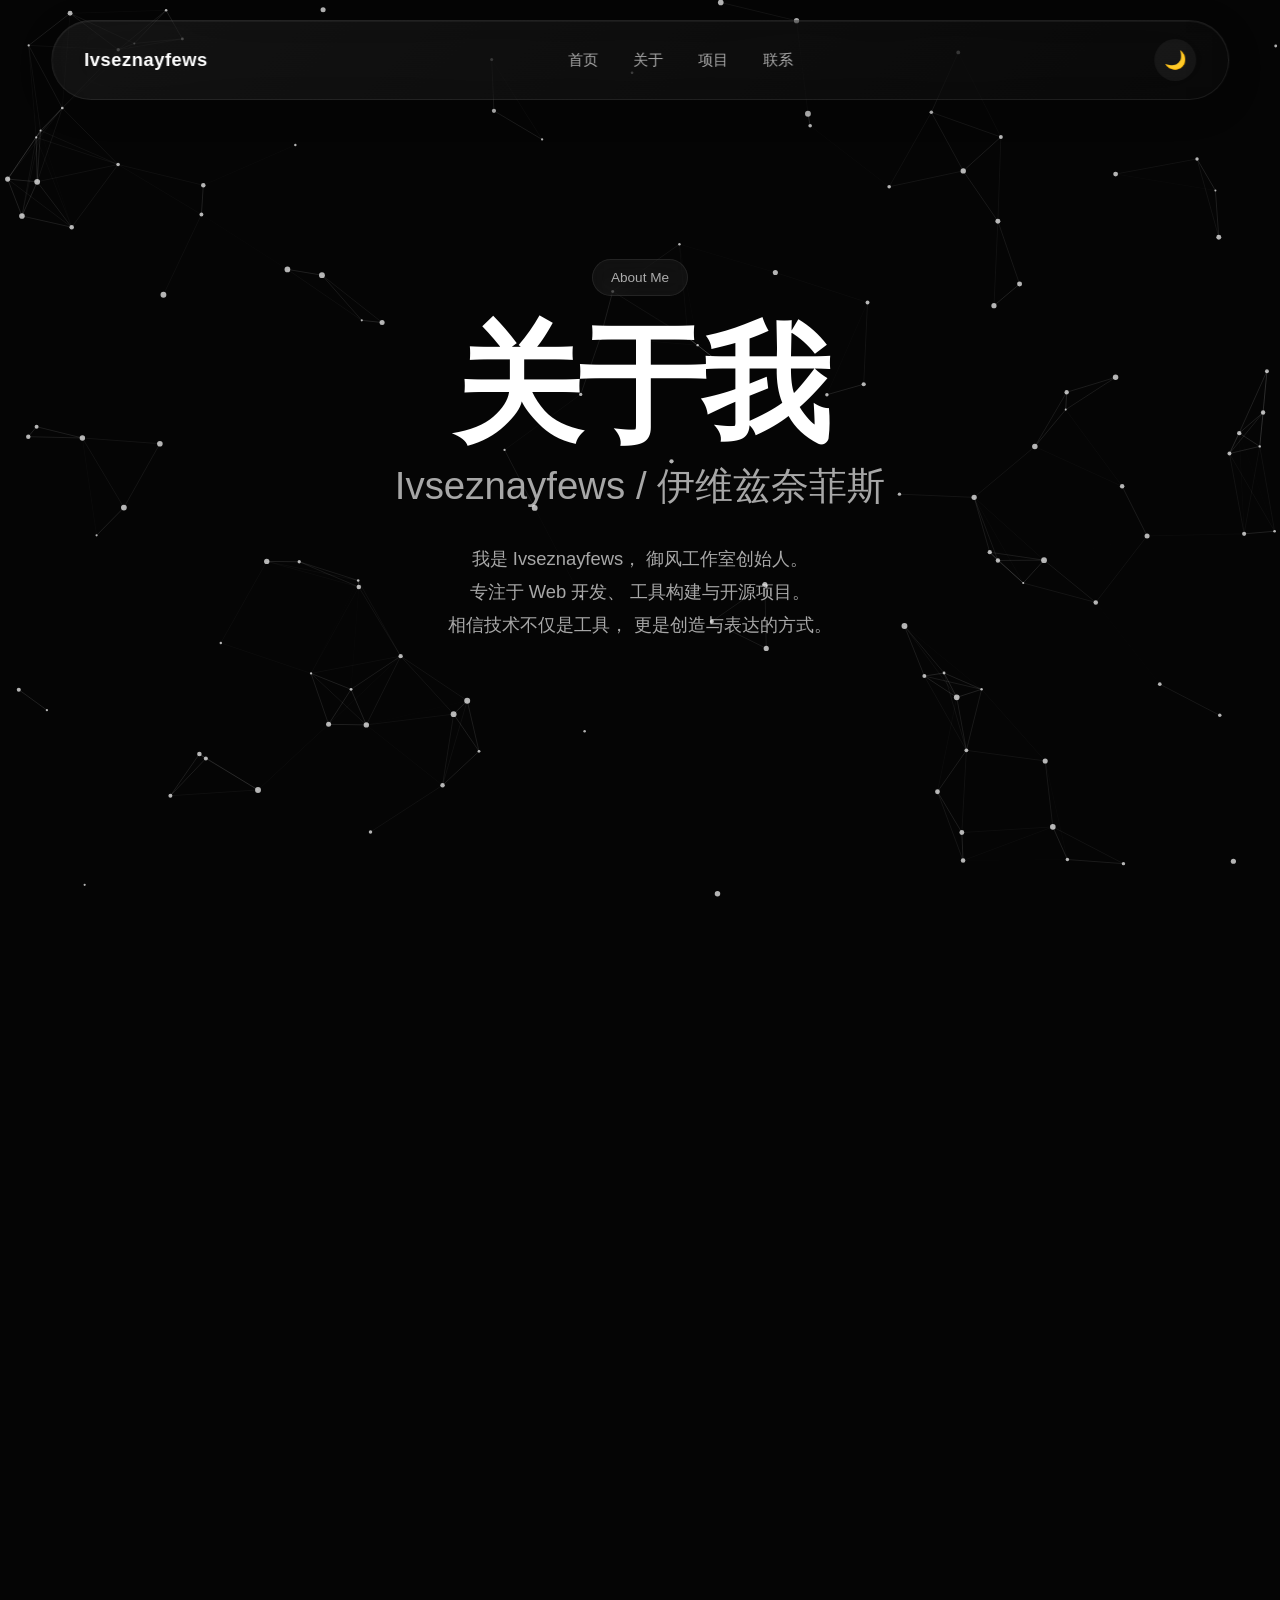
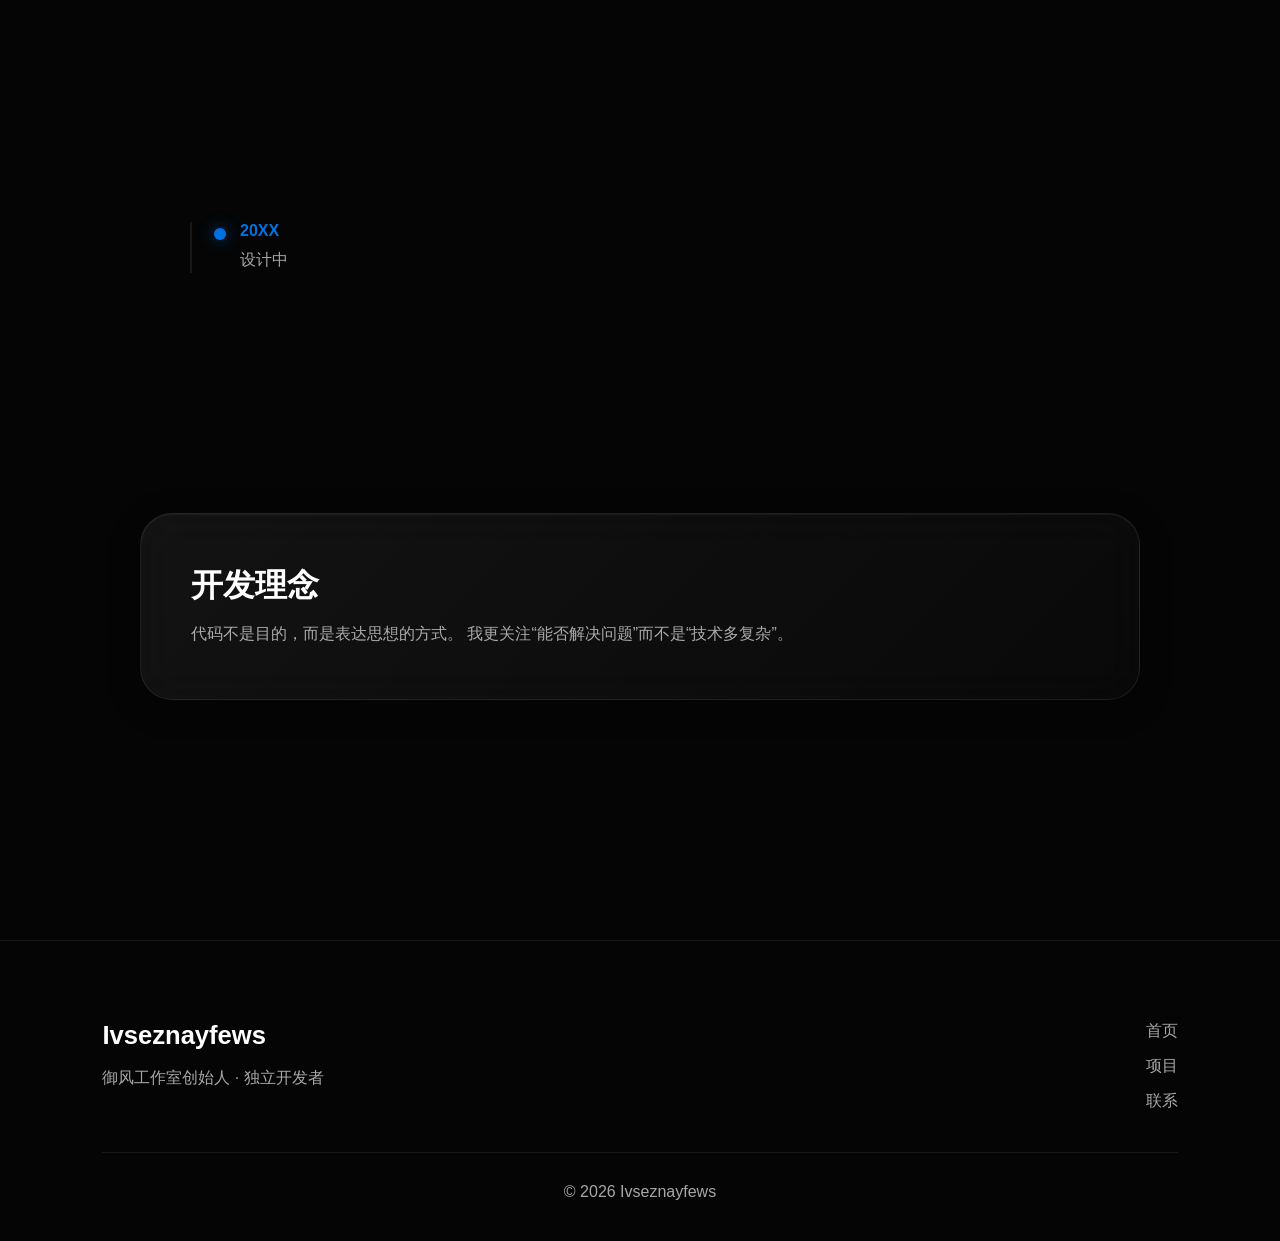
<file: about.html>
<!DOCTYPE html>
<html lang="zh-CN">

<head>

<meta charset="UTF-8">

<meta name="viewport"
content="width=device-width,initial-scale=1.0">

<title>
关于我 | Ivseznayfews
</title>

<meta name="description"
content="Ivseznayfews（伊维兹奈菲斯）个人介绍页，御风工作室创始人。">

<link rel="stylesheet"
href="css/style.css">

<link rel="manifest"
href="manifest.json">

<meta name="theme-color"
content="#0071e3">

</head>

<body>
<div class="page-transition"></div>
<!-- 粒子背景 -->
<canvas id="particles"></canvas>

<!-- 导航栏 -->
<header>

<nav class="navbar">

<a href="index.html"
class="logo">

Ivseznayfews

</a>

<ul class="nav-menu">

<li><a href="index.html">首页</a></li>
<li><a href="about.html">关于</a></li>
<li><a href="projects.html">项目</a></li>
<li><a href="contact.html">联系</a></li>

</ul>

<div class="nav-actions">

<button id="themeToggle">

🌙

</button>

</div>

</nav>

</header>

<!-- Hero 区 -->
<section class="hero">

<div class="hero-content">

<div class="hero-badge">

About Me

</div>

<h1>

关于我

</h1>

<h2>

Ivseznayfews / 伊维兹奈菲斯

</h2>

<p class="hero-desc">

我是 Ivseznayfews，
御风工作室创始人。

</p>

<p class="hero-desc">

专注于 Web 开发、
工具构建与开源项目。

</p>

<p class="hero-desc">

相信技术不仅是工具，
更是创造与表达的方式。

</p>

</div>

</section>

<!-- 技能区 -->
<section class="section reveal">

<div class="section-title">

技能栈

</div>

<div class="skills-grid">

<div class="skill-card">

<h3>前端开发</h3>

<p>HTML / CSS / JavaScript</p>

</div>

<div class="skill-card">

<h3>后端基础</h3>

<p>Python / 工具开发</p>

</div>

<div class="skill-card">

<h3>开源协作</h3>

<p>Git / GitHub / 版本管理</p>

</div>

<div class="skill-card">

<h3>UI 设计</h3>

<p>界面设计 / 交互设计</p>

</div>

</div>

</section>

<!-- 时间轴 -->
<section class="section reveal">

<div class="section-title">

成长轨迹

</div>

<div class="timeline">

<div class="timeline-item">

<span>20XX</span>

<p>
设计中
</p>

</div>



</div>

</div>

</section>

<!-- 理念 -->
<section class="section reveal">

<div class="github-card">

<div>

<h2>

开发理念

</h2>

<p>

代码不是目的，而是表达思想的方式。
我更关注“能否解决问题”而不是“技术多复杂”。

</p>

</div>

</div>

</section>

<!-- Footer -->
<footer>

<div class="footer-content">

<div>

<h3>
Ivseznayfews
</h3>

<p>
御风工作室创始人 · 独立开发者
</p>

</div>

<div>

<a href="index.html">首页</a>
<a href="projects.html">项目</a>
<a href="contact.html">联系</a>

</div>

</div>

<div class="copyright">

© 2026 Ivseznayfews

</div>

</footer>

<!-- 脚本 -->
<script src="js/main.js"></script>
<script src="js/particles.js"></script>

</body>

</html>
</file>
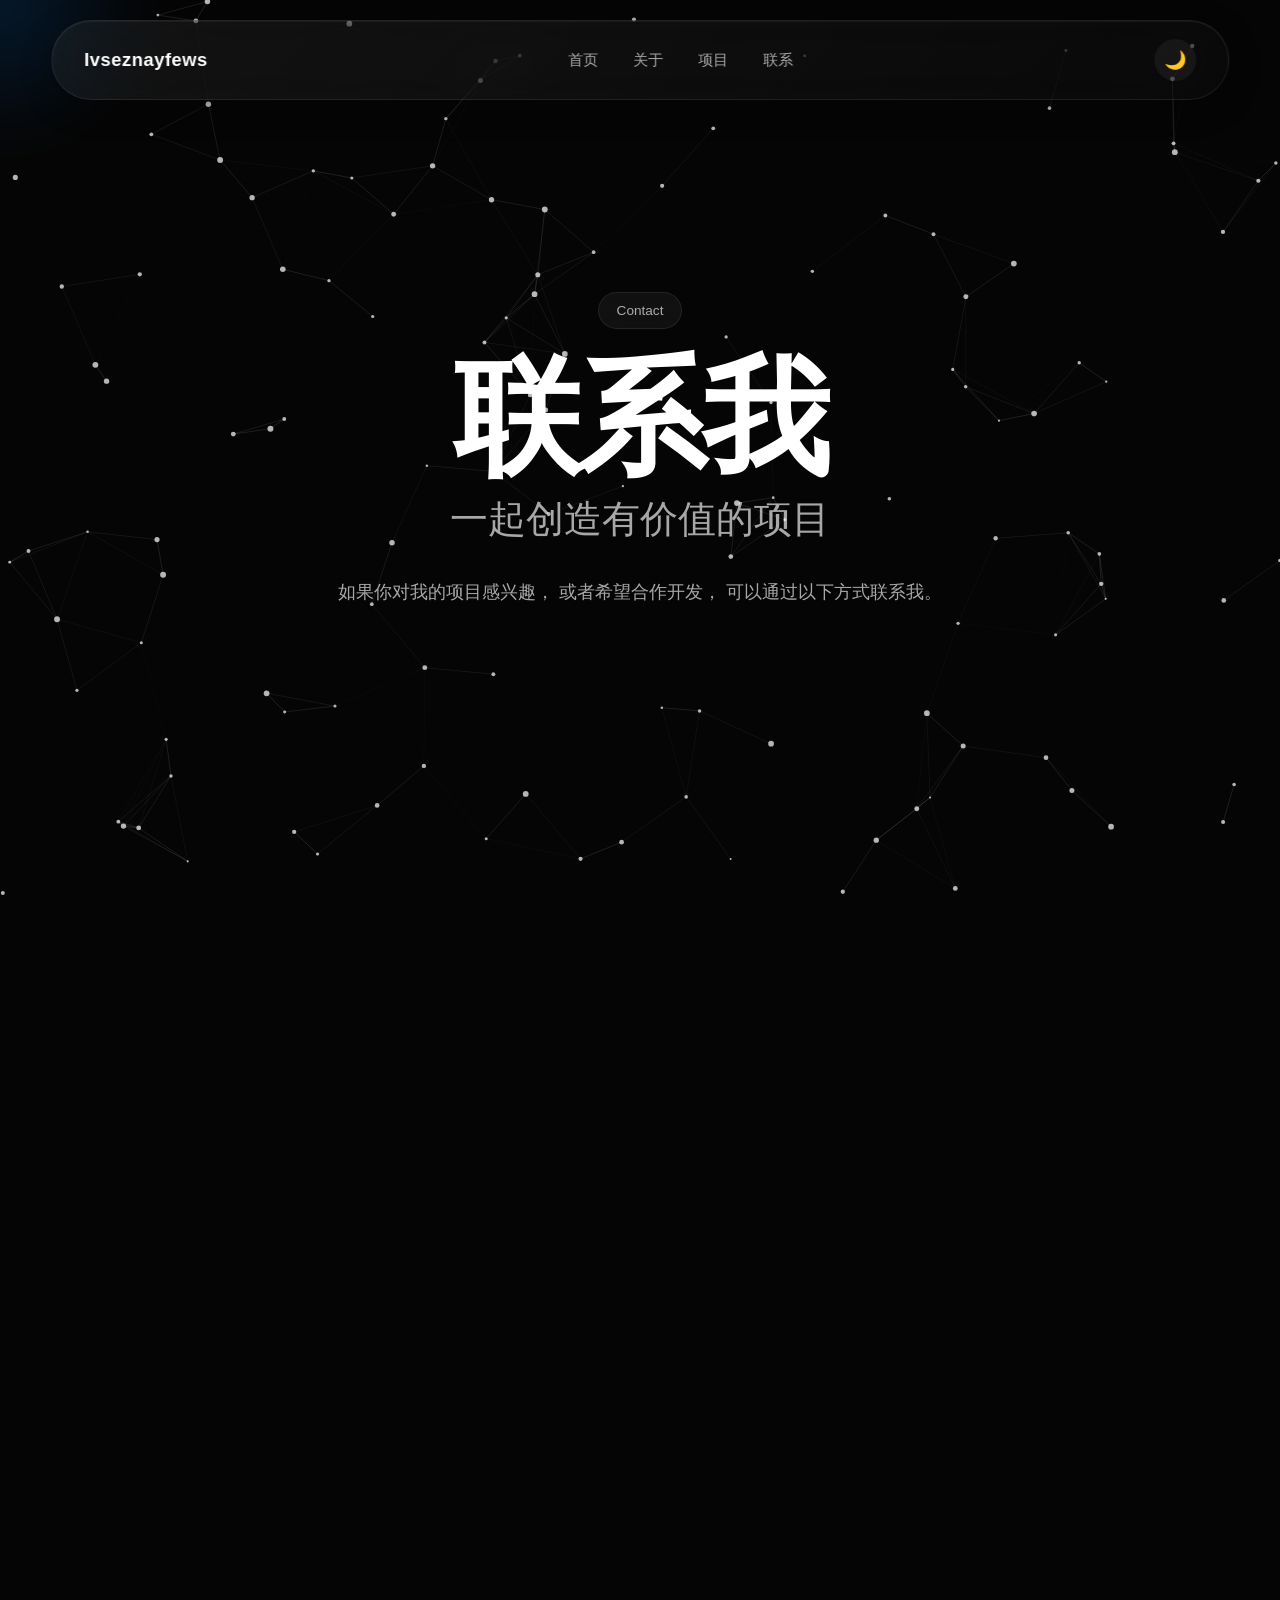
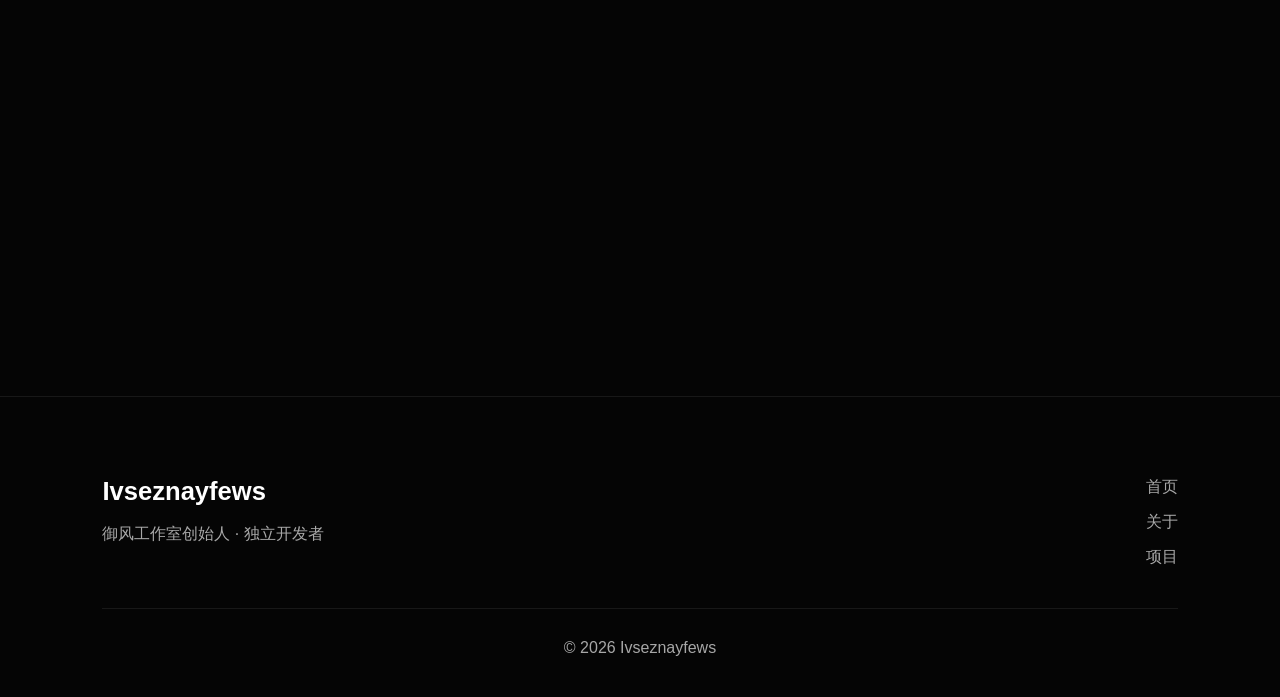
<file: contact.html>
<!DOCTYPE html>
<html lang="zh-CN">

<head>

<meta charset="UTF-8">

<meta name="viewport"
content="width=device-width,initial-scale=1.0">

<title>
联系我 | Ivseznayfews
</title>

<meta name="description"
content="联系 Ivseznayfews（伊维兹奈菲斯），御风工作室创始人。">

<link rel="stylesheet"
href="css/style.css">

<link rel="manifest"
href="manifest.json">

<meta name="theme-color"
content="#0071e3">

</head>

<body>
<div class="page-transition"></div>
<!-- 粒子背景 -->
<canvas id="particles"></canvas>

<!-- 鼠标光效（如果你启用了） -->
<div class="cursor-glow"></div>

<!-- 导航栏 -->
<header>

<nav class="navbar">

<a href="index.html"
class="logo">

Ivseznayfews

</a>

<ul class="nav-menu">

<li><a href="index.html">首页</a></li>
<li><a href="about.html">关于</a></li>
<li><a href="projects.html">项目</a></li>
<li><a href="contact.html">联系</a></li>

</ul>

<div class="nav-actions">

<button id="themeToggle">

🌙

</button>

</div>

</nav>

</header>

<!-- Hero -->
<section class="hero">

<div class="hero-content">

<div class="hero-badge">

Contact

</div>

<h1>

联系我

</h1>

<h2>

一起创造有价值的项目

</h2>

<p class="hero-desc">

如果你对我的项目感兴趣，
或者希望合作开发，
可以通过以下方式联系我。

</p>

</div>

</section>

<!-- 联系方式 -->
<section class="section reveal">

<div class="section-title">

联系方式

</div>

<div class="contact-grid">

<!-- GitHub -->
<div class="contact-card">

<h3>GitHub</h3>

<p>Ivseznayfews</p>

<a href="https://github.com/Ivseznayfews"
target="_blank">

访问主页 →

</a>

</div>

<!-- Bilibili -->
<div class="contact-card">

<h3>Bilibili</h3>

<p>伊维兹奈菲斯</p>

<a href="https://space.bilibili.com/348704743"
target="_blank">

访问主页 →

</a>

</div>

<!-- Email -->
<div class="contact-card">

<h3>Email</h3>

<p>

hanlu07280117@gmail.com

</p>

<a href="mailto:hanlu07280117@gmail.com">

发送邮件 →

</a>

</div>

</div>

</section>

<!-- 合作理念 -->
<section class="section reveal">

<div class="github-card">

<div>

<h2>

合作理念

</h2>

<p>

我更倾向于参与有意义的项目，
无论是工具开发、开源项目，
还是创意型 Web 应用。

</p>

</div>

</div>

</section>

<!-- Footer -->
<footer>

<div class="footer-content">

<div>

<h3>
Ivseznayfews
</h3>

<p>

御风工作室创始人 · 独立开发者

</p>

</div>

<div>

<a href="index.html">首页</a>
<a href="about.html">关于</a>
<a href="projects.html">项目</a>

</div>

</div>

<div class="copyright">

© 2026 Ivseznayfews

</div>

</footer>

<!-- JS -->
<script src="js/main.js"></script>
<script src="js/particles.js"></script>

</body>

</html>
</file>
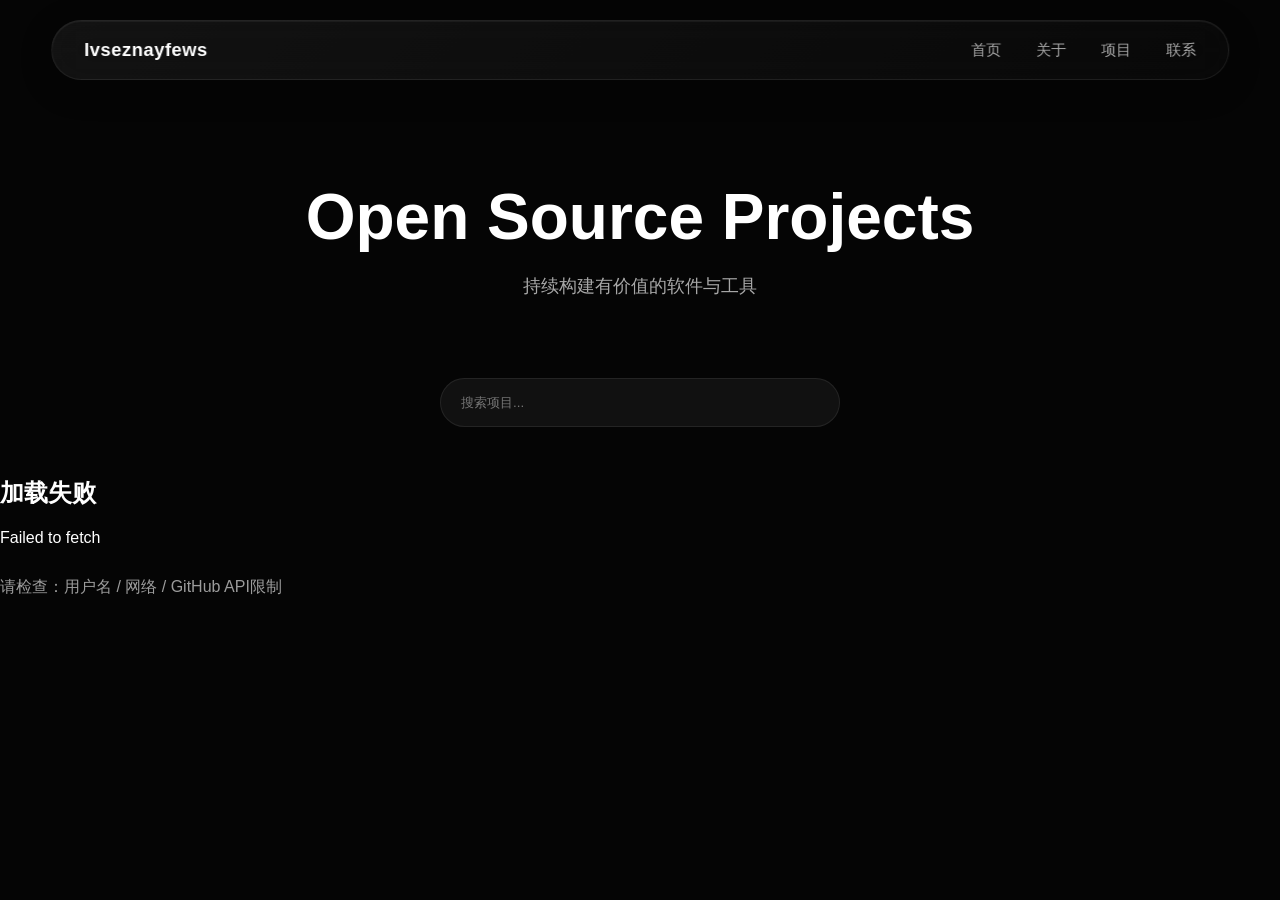
<file: projects.html>
<!DOCTYPE html>
<html lang="zh-CN">

<head>

<meta charset="UTF-8">

<meta name="viewport"
content="width=device-width,initial-scale=1.0">

<title>
Projects | Ivseznayfews
</title>

<link rel="stylesheet"
href="css/style.css">
<link rel="manifest" href="manifest.json">

<meta name="theme-color"
content="#0071e3">
<meta name="author"
content="Ivseznayfews">

<meta name="robots"
content="index,follow">

<meta property="og:type"
content="website">

<meta property="og:title"
content="Ivseznayfews">

<meta property="og:description"
content="以代码构筑想法，以创造连接未来。">

<meta property="og:image"
content="assets/avatar.webp">

<meta property="og:url"
content="https://innafews.github.io">
</head>

<body>
<div class="page-transition"></div>
<header>

<nav class="navbar">

<a href="index.html"
class="logo">

Ivseznayfews

</a>

<ul class="nav-menu">

<li><a href="index.html">首页</a></li>
<li><a href="about.html">关于</a></li>
<li><a href="projects.html">项目</a></li>
<li><a href="contact.html">联系</a></li>

</ul>

</nav>

</header>

<section class="page-header">

<h1>
Open Source Projects
</h1>

<p>
持续构建有价值的软件与工具
</p>

</section>

<section class="project-filter">

<input
type="text"
id="searchProject"
placeholder="搜索项目..."
>

</section>

<section
id="projectGrid"
class="projects-grid">

</section>

<script src="js/github.js"></script>

</body>

</html>
</file>
<file: css/style.css>
/* ===================================
   Ivseznayfews Official Website
   Apple × Vercel × Linear Style
=================================== */


/* =========================
   Root Variables
========================= */

:root{

--bg:#050505;
--bg-secondary:#0b0b0b;

--card:
rgba(255,255,255,0.05);

--card-hover:
rgba(255,255,255,0.08);

--border:
rgba(255,255,255,0.08);

--text:#ffffff;

--text-secondary:
rgba(255,255,255,0.65);

--accent:#0071e3;

--accent-hover:#2997ff;

--shadow:
0 8px 30px rgba(0,0,0,.35);

--radius:24px;

--transition:
all .35s ease;

}


/* =========================
   Light Theme
========================= */

body.light{

--bg:#f5f5f7;

--bg-secondary:#ffffff;

--card:#ffffff;

--card-hover:#fafafa;

--border:#e5e5e5;

--text:#111111;

--text-secondary:#666666;

--shadow:
0 8px 30px rgba(0,0,0,.08);

}


/* =========================
   Reset
========================= */

*{
margin:0;
padding:0;
box-sizing:border-box;
}

html{
scroll-behavior:smooth;
}

body{

font-family:
Inter,
-apple-system,
BlinkMacSystemFont,
Segoe UI,
sans-serif;

background:var(--bg);

color:var(--text);

overflow-x:hidden;

transition:
background .3s,
color .3s;

}


/* =========================
   Selection
========================= */

::selection{

background:var(--accent);

color:white;

}


/* =========================
   Scrollbar
========================= */

::-webkit-scrollbar{
width:10px;
}

::-webkit-scrollbar-track{
background:var(--bg);
}

::-webkit-scrollbar-thumb{

background:
rgba(255,255,255,.15);

border-radius:20px;

}

::-webkit-scrollbar-thumb:hover{

background:
rgba(255,255,255,.3);

}


/* =========================
   Loader
========================= */

#loader{

position:fixed;

inset:0;

background:#000;

display:flex;

justify-content:center;
align-items:center;

z-index:99999;

transition:.8s;

}

.loader-hidden{

opacity:0;

visibility:hidden;

}

.loader-logo{

font-size:64px;

font-weight:800;

letter-spacing:4px;

animation:
loaderPulse 2s infinite;

}

@keyframes loaderPulse{

0%{
opacity:.3;
transform:scale(.95);
}

50%{
opacity:1;
transform:scale(1);
}

100%{
opacity:.3;
transform:scale(.95);
}

}


/* =========================
   Particles Layer
========================= */

#particles{

position:fixed;

top:0;
left:0;

width:100%;
height:100%;

z-index:-2;

}


/* =========================
   Cursor Glow
========================= */

.cursor-glow{

position:fixed;

width:300px;
height:300px;

border-radius:50%;

background:
radial-gradient(
circle,
rgba(0,113,227,.18),
transparent 70%
);

pointer-events:none;

z-index:-1;

transform:
translate(-50%,-50%);

filter:blur(20px);

}


/* =========================
   Links
========================= */

a{

text-decoration:none;

color:inherit;

}


/* =========================
   Navbar
========================= */

.navbar{

position:fixed;

top:20px;
left:50%;

transform:
translateX(-50%);

width:92%;

max-width:1280px;

padding:
18px 32px;

display:flex;

justify-content:space-between;

align-items:center;

background:
rgba(255,255,255,.04);

backdrop-filter:
blur(25px);

-webkit-backdrop-filter:
blur(25px);

border:
1px solid var(--border);

border-radius:999px;

z-index:999;

box-shadow:
var(--shadow);

}


/* Logo */

.logo{

font-size:1.15rem;

font-weight:700;

letter-spacing:.5px;

transition:var(--transition);

}

.logo:hover{

color:var(--accent);

}


/* Menu */

.nav-menu{

display:flex;

gap:35px;

list-style:none;

}

.nav-menu a{

position:relative;

font-size:.95rem;

font-weight:500;

color:var(--text-secondary);

transition:var(--transition);

}

.nav-menu a:hover{

color:var(--text);

}

.nav-menu a::after{

content:"";

position:absolute;

left:0;
bottom:-6px;

width:0;
height:2px;

background:var(--accent);

transition:.3s;

}

.nav-menu a:hover::after{

width:100%;

}


/* Theme Button */

#themeToggle{

width:42px;
height:42px;

border-radius:50%;

border:none;

background:var(--card);

color:var(--text);

cursor:pointer;

font-size:18px;

transition:var(--transition);

}

#themeToggle:hover{

transform:rotate(20deg);

background:var(--card-hover);

}


/* =========================
   Hero Section
========================= */

.hero{

position:relative;

min-height:100vh;

display:flex;

justify-content:center;

align-items:center;

text-align:center;

padding:0 24px;

overflow:hidden;

}


/* Content */

.hero-content{

max-width:900px;

z-index:2;

}


/* Badge */

.hero-badge{

display:inline-block;

padding:
10px 18px;

margin-bottom:25px;

background:
rgba(255,255,255,.05);

border:
1px solid var(--border);

border-radius:999px;

font-size:.85rem;

color:var(--text-secondary);

backdrop-filter:
blur(10px);

}


/* Main Title */

.hero h1{

font-size:
clamp(
4rem,
10vw,
8rem
);

font-weight:800;

letter-spacing:-4px;

line-height:1;

margin-bottom:12px;

}


/* Chinese Name */

.hero h2{

font-size:
clamp(
1.5rem,
3vw,
2.6rem
);

font-weight:500;

color:var(--text-secondary);

margin-bottom:30px;

}


/* Typing Text */

#typing{

font-size:1.2rem;

height:40px;

color:var(--accent);

margin-bottom:25px;

}


/* Description */

.hero-desc{

max-width:700px;

margin:auto;

font-size:1.15rem;

line-height:1.8;

color:var(--text-secondary);

}


/* Buttons */

.hero-buttons{

margin-top:50px;

display:flex;

justify-content:center;

gap:20px;

flex-wrap:wrap;

}
/* ===================================
   BUTTON SYSTEM
=================================== */

.btn-primary,
.btn-secondary{

display:inline-flex;

align-items:center;
justify-content:center;

padding:14px 28px;

border-radius:999px;

font-weight:600;

transition:all .35s ease;

cursor:pointer;

}

.btn-primary{

background:var(--accent);

color:white;

box-shadow:
0 10px 25px rgba(0,113,227,.35);

}

.btn-primary:hover{

background:var(--accent-hover);

transform:
translateY(-3px);

box-shadow:
0 20px 40px rgba(0,113,227,.45);

}

.btn-secondary{

background:var(--card);

border:1px solid var(--border);

color:var(--text);

backdrop-filter:blur(20px);

}

.btn-secondary:hover{

background:var(--card-hover);

transform:
translateY(-3px);

}


/* ===================================
   SECTION
=================================== */

.section{

padding:
120px 8%;

position:relative;

}

.section-title{

font-size:
clamp(2rem,4vw,3.5rem);

font-weight:800;

margin-bottom:60px;

text-align:center;

letter-spacing:-1px;

}


/* ===================================
   SKILLS
=================================== */

.skills-grid{

display:grid;

grid-template-columns:
repeat(
auto-fit,
minmax(280px,1fr)
);

gap:24px;

}

.skill-card{

padding:32px;

border-radius:var(--radius);

background:var(--card);

border:1px solid var(--border);

backdrop-filter:blur(20px);

transition:.35s;

position:relative;

overflow:hidden;

}

.skill-card::before{

content:"";

position:absolute;

top:-100px;
right:-100px;

width:180px;
height:180px;

background:
radial-gradient(
circle,
rgba(0,113,227,.15),
transparent
);

transition:.5s;

}

.skill-card:hover{

transform:
translateY(-8px);

background:
var(--card-hover);

border-color:
rgba(0,113,227,.3);

}

.skill-card:hover::before{

transform:scale(1.3);

}

.skill-card h3{

font-size:1.4rem;

margin-bottom:14px;

}

.skill-card p{

line-height:1.8;

color:
var(--text-secondary);

}


/* ===================================
   PROJECTS
=================================== */

.projects-preview{

display:grid;

grid-template-columns:
repeat(
auto-fit,
minmax(320px,1fr)
);

gap:28px;

margin-bottom:50px;

}

.project{

position:relative;

padding:36px;

border-radius:28px;

background:var(--card);

border:1px solid var(--border);

overflow:hidden;

transition:.4s;

}

.project::before{

content:"";

position:absolute;

inset:0;

background:
linear-gradient(
135deg,
transparent,
rgba(255,255,255,.03)
);

opacity:0;

transition:.4s;

}

.project:hover{

transform:
translateY(-10px);

border-color:
rgba(0,113,227,.35);

box-shadow:
0 20px 50px rgba(0,0,0,.25);

}

.project:hover::before{

opacity:1;

}

.project h3{

font-size:1.8rem;

margin-bottom:16px;

}

.project p{

color:var(--text-secondary);

line-height:1.7;

}


/* ===================================
   CENTER
=================================== */

.center{

display:flex;

justify-content:center;

align-items:center;

}


/* ===================================
   GITHUB CARD
=================================== */

.github-card{

max-width:1000px;

margin:auto;

padding:50px;

border-radius:32px;

background:linear-gradient(
135deg,
rgba(0,113,227,.08),
rgba(255,255,255,.03)
);

border:1px solid var(--border);

display:flex;

justify-content:space-between;

align-items:center;

gap:30px;

flex-wrap:wrap;

backdrop-filter:blur(20px);

}

.github-card h2{

font-size:2rem;

margin-bottom:12px;

}

.github-card p{

color:var(--text-secondary);

line-height:1.8;

}


/* ===================================
   FOOTER
=================================== */

footer{

margin-top:120px;

padding:80px 8% 40px;

border-top:
1px solid var(--border);

}

.footer-content{

display:flex;

justify-content:space-between;

gap:60px;

flex-wrap:wrap;

}

.footer-content h3{

font-size:1.6rem;

margin-bottom:14px;

}

.footer-content p{

max-width:420px;

line-height:1.8;

color:var(--text-secondary);

}

.footer-content div:last-child{

display:flex;

flex-direction:column;

gap:14px;

}

.footer-content a{

color:var(--text-secondary);

transition:.3s;

}

.footer-content a:hover{

color:var(--accent);

}

.copyright{

margin-top:40px;

padding-top:30px;

border-top:
1px solid var(--border);

text-align:center;

color:var(--text-secondary);

}


/* ===================================
   REVEAL ANIMATION
=================================== */

.reveal{

opacity:0;

transform:
translateY(60px);

transition:
all .9s ease;

}

.reveal.active{

opacity:1;

transform:
translateY(0);

}


/* ===================================
   FLOAT ANIMATION
=================================== */

@keyframes float{

0%{
transform:
translateY(0);
}

50%{
transform:
translateY(-10px);
}

100%{
transform:
translateY(0);
}

}

.skill-card:nth-child(1){

animation:
float 6s infinite;

}

.skill-card:nth-child(2){

animation:
float 7s infinite;

}

.skill-card:nth-child(3){

animation:
float 8s infinite;

}

.skill-card:nth-child(4){

animation:
float 9s infinite;

}


/* ===================================
   GLOW EFFECT
=================================== */

.project:hover,
.skill-card:hover,
.github-card:hover{

box-shadow:
0 0 40px rgba(0,113,227,.12);

}


/* ===================================
   BACKDROP ENHANCEMENT
=================================== */

.skill-card,
.project,
.github-card,
.navbar{

-webkit-backdrop-filter:
blur(20px);

backdrop-filter:
blur(20px);

}


/* ===================================
   SMOOTH TRANSITIONS
=================================== */

body,
a,
button,
div{

transition:
background .3s,
color .3s,
border-color .3s,
transform .3s;

}
/* ===================================
   HERO GLOW BACKGROUND
=================================== */

.hero-bg{

position:absolute;

inset:0;

overflow:hidden;

pointer-events:none;

}

.blur{

position:absolute;

border-radius:50%;

filter:blur(120px);

opacity:.45;

animation:
glowMove 18s infinite linear;

}

.blur1{

width:500px;
height:500px;

background:
rgba(0,113,227,.35);

top:-150px;
left:-120px;

}

.blur2{

width:600px;
height:600px;

background:
rgba(140,82,255,.25);

right:-200px;
top:10%;

animation-duration:25s;

}

.blur3{

width:450px;
height:450px;

background:
rgba(0,255,200,.15);

bottom:-150px;
left:30%;

animation-duration:30s;

}

@keyframes glowMove{

0%{
transform:
translate(0,0)
scale(1);
}

25%{
transform:
translate(50px,80px)
scale(1.1);
}

50%{
transform:
translate(-80px,50px)
scale(.95);
}

75%{
transform:
translate(100px,-50px)
scale(1.05);
}

100%{
transform:
translate(0,0)
scale(1);
}

}


/* ===================================
   LOADER EXIT
=================================== */

.loader-hidden{

opacity:0;

visibility:hidden;

pointer-events:none;

}

.loader-logo{

background:
linear-gradient(
90deg,
#fff,
#0071e3,
#fff
);

background-size:200% auto;

-webkit-background-clip:text;
background-clip:text;

-webkit-text-fill-color:
transparent;

animation:
shine 3s linear infinite;

}

@keyframes shine{

0%{
background-position:0%;
}

100%{
background-position:200%;
}

}


/* ===================================
   MUSIC PLAYER
=================================== */

.music-toggle{

position:fixed;

right:25px;
bottom:25px;

width:60px;
height:60px;

border-radius:50%;

display:flex;

align-items:center;
justify-content:center;

font-size:22px;

cursor:pointer;

background:var(--card);

border:1px solid var(--border);

backdrop-filter:blur(20px);

z-index:9999;

transition:.35s;

}

.music-toggle:hover{

transform:
scale(1.08)
rotate(10deg);

}

.music-player{

position:fixed;

right:25px;
bottom:100px;

background:var(--card);

padding:12px;

border-radius:20px;

border:1px solid var(--border);

backdrop-filter:blur(25px);

opacity:0;

visibility:hidden;

transform:
translateY(20px);

transition:.35s;

z-index:9998;

}

.music-player.show{

opacity:1;

visibility:visible;

transform:
translateY(0);

}

.music-player audio{

width:260px;

}


/* ===================================
   CURSOR GLOW IMPROVED
=================================== */

.cursor-glow{

mix-blend-mode:screen;

will-change:
transform;

}


/* ===================================
   GLASSMORPHISM
=================================== */

.navbar,
.project,
.skill-card,
.github-card,
.music-player{

background:
linear-gradient(
135deg,
rgba(255,255,255,.06),
rgba(255,255,255,.02)
);

box-shadow:

0 8px 32px
rgba(0,0,0,.25),

inset 0 1px 0
rgba(255,255,255,.05);

}


/* ===================================
   HOVER LIGHT
=================================== */

.project::after,
.skill-card::after{

content:"";

position:absolute;

top:-150%;
left:-150%;

width:300%;
height:300%;

background:
linear-gradient(
120deg,
transparent,
rgba(255,255,255,.04),
transparent
);

transform:
rotate(25deg);

transition:.8s;

pointer-events:none;

}

.project:hover::after,
.skill-card:hover::after{

left:100%;

}


/* ===================================
   RESPONSIVE
=================================== */

@media (max-width:1200px){

.hero h1{

font-size:6rem;

}

.section{

padding:100px 6%;

}

}


@media (max-width:992px){

.nav-menu{

gap:20px;

}

.hero h1{

font-size:5rem;

}

.hero-desc{

font-size:1.05rem;

}

.github-card{

padding:40px;

}

}


@media (max-width:768px){

.navbar{

padding:14px 18px;

width:95%;

}

.nav-menu{

display:none;

}

.hero{

padding:0 20px;

}

.hero h1{

font-size:3.2rem;

letter-spacing:-2px;

}

.hero h2{

font-size:1.3rem;

}

.hero-desc{

font-size:1rem;

}

.hero-buttons{

flex-direction:column;

width:100%;

}

.btn-primary,
.btn-secondary{

width:100%;

}

.section{

padding:80px 20px;

}

.section-title{

font-size:2rem;

}

.projects-preview{

grid-template-columns:1fr;

}

.skills-grid{

grid-template-columns:1fr;

}

.github-card{

flex-direction:column;

text-align:center;

}

.music-player audio{

width:200px;

}

}


@media (max-width:480px){

.hero h1{

font-size:2.6rem;

}

.hero-badge{

font-size:.75rem;

padding:8px 14px;

}

#typing{

font-size:1rem;

}

.loader-logo{

font-size:48px;

}

.music-toggle{

width:52px;
height:52px;

}

}


/* ===================================
   ULTRA WIDE
=================================== */

@media (min-width:1800px){

.hero-content{

max-width:1200px;

}

.hero h1{

font-size:10rem;

}

.section{

max-width:1800px;

margin:auto;

}

}


/* ===================================
   ACCESSIBILITY
=================================== */

@media (prefers-reduced-motion:reduce){

*{

animation:none !important;

transition:none !important;

scroll-behavior:auto !important;

}

}


/* ===================================
   PRINT
=================================== */

@media print{

.navbar,
.music-toggle,
.music-player,
.cursor-glow,
#particles{

display:none;

}

body{

background:white;

color:black;

}

}
#par
ticles{

opacity:.8;

filter:
drop-shadow(
0 0 10px
rgba(255,255,255,.1)
);

}

/* ===================================
   MUSIC CONTROLS
=================================== */

.music-controls{

display:flex;

align-items:center;

gap:15px;

}

.music-controls button{

width:42px;
height:42px;

border:none;

border-radius:50%;

cursor:pointer;

font-size:18px;

background:#0071e3;

color:white;

transition:.3s;

}

.music-controls button:hover{

transform:scale(1.08);

}

.music-controls input{

width:150px;

cursor:pointer;

}

.page-header{

padding-top:180px;

padding-bottom:80px;

text-align:center;

}

.page-header h1{

font-size:4rem;

margin-bottom:20px;

}

.page-header p{

color:var(--text-secondary);

font-size:1.1rem;

}

.project-filter{

display:flex;

justify-content:center;

margin-bottom:50px;

}

.project-filter input{

width:400px;

max-width:90%;

padding:16px 20px;

border-radius:999px;

border:1px solid var(--border);

background:var(--card);

color:var(--text);

outline:none;

}

.project-card{

display:flex;

flex-direction:column;

gap:20px;

}

.project-header{

display:flex;

justify-content:space-between;

align-items:center;

}

.project-meta{

display:flex;

gap:20px;

color:var(--text-secondary);

font-size:.9rem;

}

/* =========================
   TIMELINE
========================= */

.timeline{

max-width:900px;

margin:auto;

display:flex;

flex-direction:column;

gap:30px;

position:relative;

padding-left:30px;

}

.timeline::before{

content:"";

position:absolute;

left:0;

top:0;

bottom:0;

width:2px;

background:var(--border);

}

.timeline-item{

position:relative;

padding-left:20px;

}

.timeline-item::before{

content:"";

position:absolute;

left:-6px;

top:6px;

width:12px;
height:12px;

border-radius:50%;

background:var(--accent);

box-shadow:0 0 15px rgba(0,113,227,.6);

}

.timeline-item span{

font-weight:600;

color:var(--accent);

display:block;

margin-bottom:6px;

}

.timeline-item p{

color:var(--text-secondary);

line-height:1.7;

}

/* =========================
   CONTACT GRID
========================= */

.contact-grid{

display:grid;

grid-template-columns:
repeat(
auto-fit,
minmax(280px,1fr)
);

gap:25px;

max-width:1000px;

margin:auto;

}

.contact-card{

padding:40px;

border-radius:28px;

background:var(--card);

border:1px solid var(--border);

backdrop-filter:blur(20px);

transition:.35s;

position:relative;

overflow:hidden;

}

.contact-card:hover{

transform:translateY(-8px);

border-color:var(--accent);

box-shadow:0 20px 50px rgba(0,0,0,.25);

}

.contact-card h3{

font-size:1.4rem;

margin-bottom:12px;

}

.contact-card p{

color:var(--text-secondary);

margin-bottom:18px;

}

.contact-card a{

color:var(--accent);

font-weight:500;

text-decoration:none;

}

.contact-card a:hover{

text-decoration:underline;

}

/* ===================================
   PAGE TRANSITION OVERLAY
=================================== */

.page-transition{

position:fixed;

inset:0;

background:var(--bg);

z-index:99999;

transform:translateY(100%);

transition:transform .7s cubic-bezier(0.76,0,0.24,1);

pointer-events:none;

}

.page-transition.active{

transform:translateY(0);

}

.page-transition.exit{

transform:translateY(-100%);

}


/* 页面进入动画 */

body.page-enter{

opacity:0;

transform:translateY(20px);

animation:pageEnter .6s ease forwards;

}

@keyframes pageEnter{

to{

opacity:1;

transform:translateY(0);

}

}
</file>
